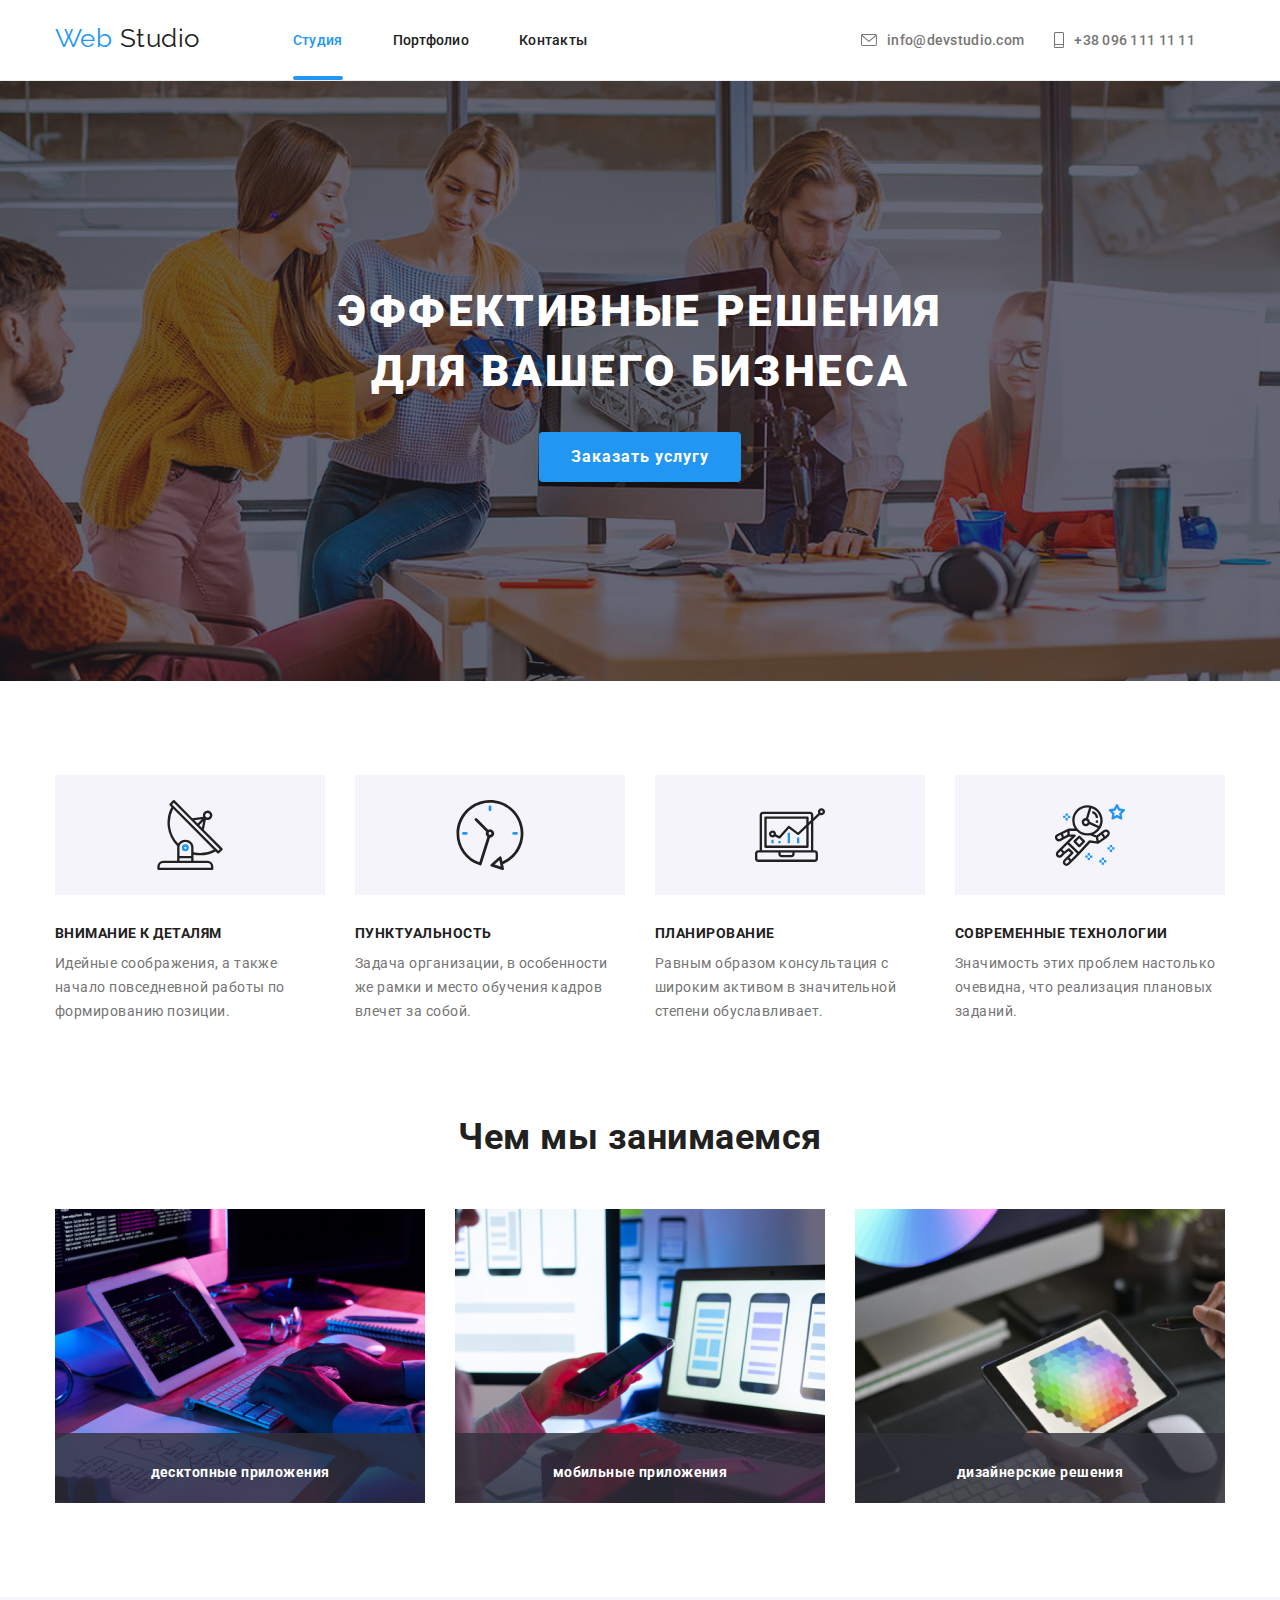
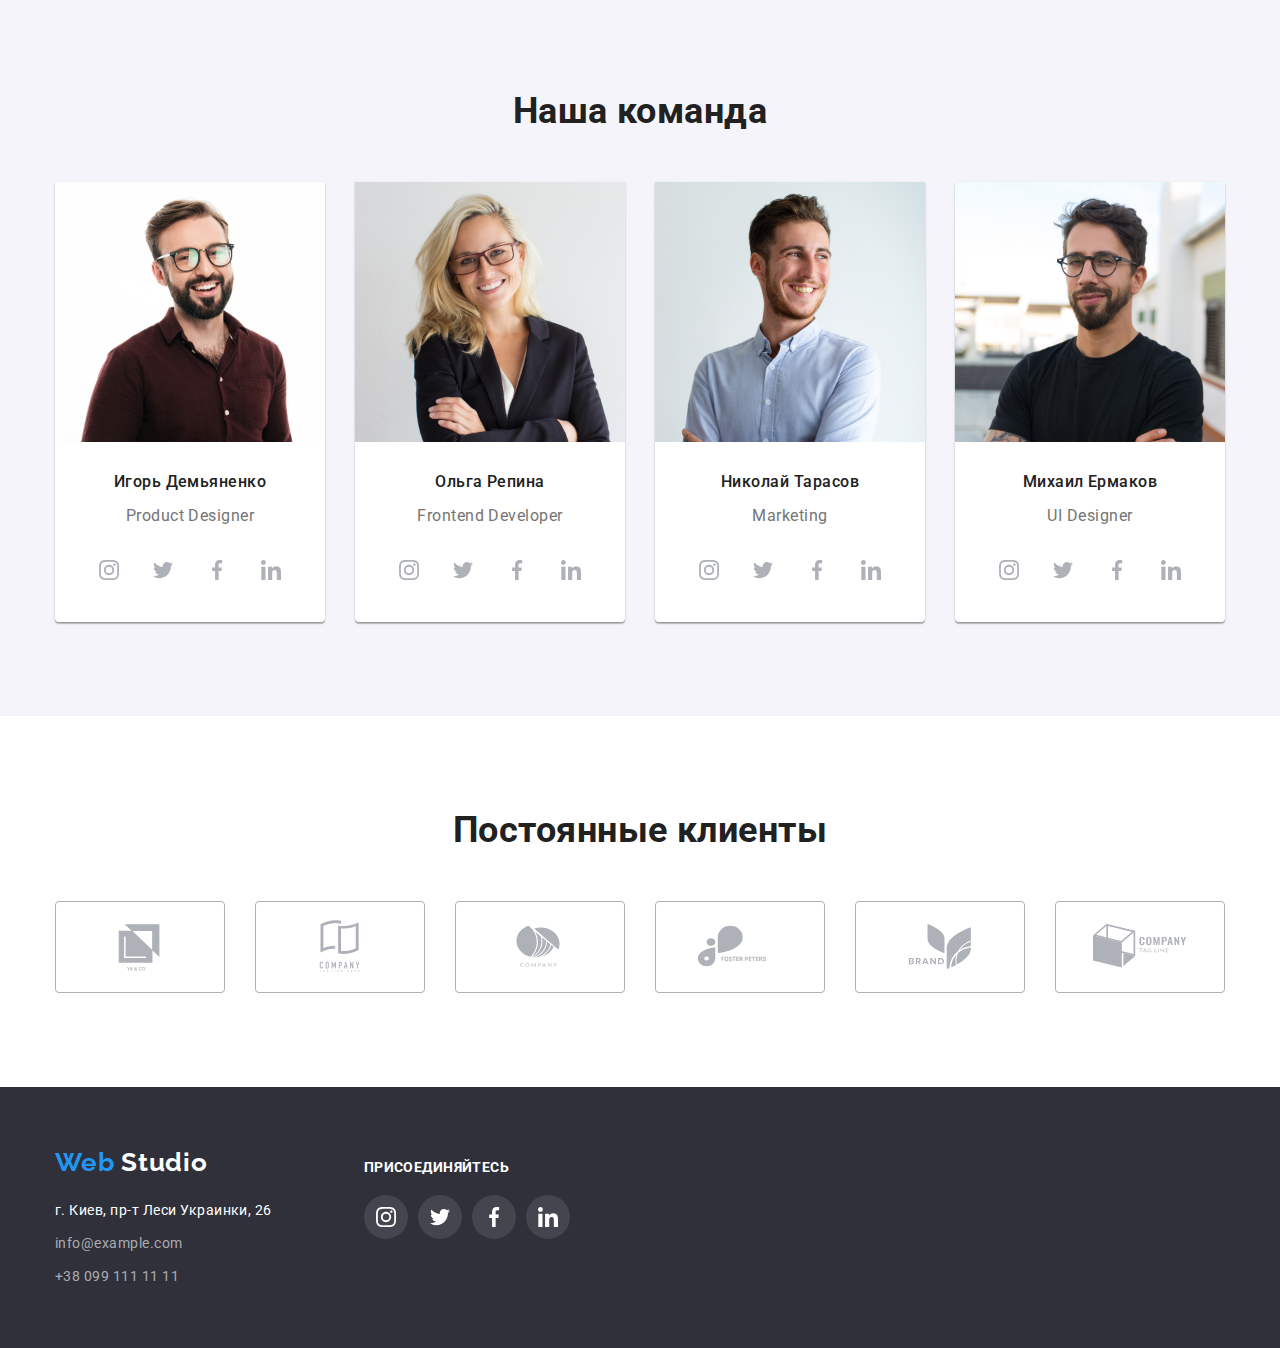
<file: index.html>
<!DOCTYPE html>
<html lang="ru">
	<head>
		<meta charset="UTF-8" />
		<meta http-equiv="X-UA-Compatible" content="IE=edge" />
		<meta name="viewport" content="width=device-width, initial-scale=1.0" />
		<title>Студия</title>
		<link
			href="https://fonts.googleapis.com/css2?family=Raleway:wght@700&family=Roboto:wght@400;500;700;900&display=swap"
			rel="stylesheet"
		/>
		<link
			rel="stylesheet"
			href="https://cdnjs.cloudflare.com/ajax/libs/modern-normalize/1.1.0/modern-normalize.min.css"
		/>
		<!-- Animate.css start -->
		<link rel="stylesheet" href="https://cdnjs.cloudflare.com/ajax/libs/animate.css/4.1.1/animate.min.css" />
		<!-- Animate.css end -->

		<link rel="stylesheet" href="./css/styles.css" />
	</head>

	<body>
		<!--header-->

		<header class="page-header">
			<div class="container main-nav">
				<nav class="header-nav">
					<a href="./index.html" class="logo">
						Web
						<span class="second">Studio</span>
					</a>
					<ul class="site-nav list">
						<li class="item"><a href="./index.html" class="link current">Студия</a></li>
						<li class="item"><a href="./portfolio.html" class="link">Портфолио</a></li>
						<li class="item"><a href="" class="link">Контакты</a></li>
					</ul>
				</nav>

				<ul class="auth-nav list">
					<li class="item">
						<a class="auth-nav-link link" href="mailto:info@devstudio.com">
							<svg class="auth-nav-icon" width="16" height="12">
								<use href="./images/icons.svg#icon-post-mail"></use>
							</svg>
							info@devstudio.com
						</a>
					</li>

					<li class="item">
						<a class="auth-nav-link link" href="tel:+380961111111">
							<svg class="auth-nav-icon" width="10" height="16">
								<use href="./images/icons.svg#icon-telephone"></use>
							</svg>

							+38 096 111 11 11
						</a>
					</li>
				</ul>
			</div>
		</header>
		<main>
			<!--Герой-->

			<div class="hero overlay">
				<section>
					<div class="conteiner">
						<h1 class="title">
							Эффективные решения
							<br />
							для вашего бизнеса
						</h1>
						<button data-modal-open type="button" class="button primary">Заказать услугу</button>
					</div>
				</section>
				<!-- Модальное окно -->

				<div class="backdrop is-hidden" data-modal>
					<div class="modal">
						<button data-modal-close class="close">
							<svg class="button-close" width="18" height="18">
								<use href="./images/icons.svg#icon-icon-close"></use>
							</svg>
						</button>
					</div>
				</div>
			</div>

			<!--Преимущества-->

			<section class="section no-padding">
				<div class="container">
					<h2 class="visually-hidden">Преимущества</h2>
					<ul class="feature-list list">
						<li class="item">
							<div class="feature-list-icon">
								<svg class="feature-icon" width="70" height="70">
									<use href="./images/icons.svg#icon-antenna"></use>
								</svg>
							</div>
							<h3 class="title">Внимание к деталям</h3>
							<p class="text">Идейные соображения, а также начало повседневной работы по формированию позиции.</p>
						</li>
						<li class="item">
							<div class="feature-list-icon">
								<svg class="feature-icon" width="70" height="70">
									<use href="./images/icons.svg#icon-clock"></use>
								</svg>
							</div>
							<h3 class="title">Пунктуальность</h3>
							<p class="text">Задача организации, в особенности же рамки и место обучения кадров влечет за собой.</p>
						</li>
						<li class="item">
							<div class="feature-list-icon">
								<svg class="feature-icon" width="70" height="70">
									<use href="./images/icons.svg#icon-diagram"></use>
								</svg>
							</div>
							<h3 class="title">Планирование</h3>
							<p class="text">Равным образом консультация с широким активом в значительной степени обуславливает.</p>
						</li>
						<li class="item">
							<div class="feature-list-icon">
								<svg class="feature-icon" width="70" height="70">
									<use href="./images/icons.svg#icon-astronaut"></use>
								</svg>
							</div>
							<h3 class="title">Современные технологии</h3>
							<p class="text">Значимость этих проблем настолько очевидна, что реализация плановых заданий.</p>
						</li>
					</ul>
				</div>
			</section>

			<!--Чем мы занимаемся!-->

			<section class="section no-padding work">
				<div class="container">
					<h2 class="caption">Чем мы занимаемся</h2>
					<ul class="caption-list list">
						<li class="caption-img">
							<img src="./images/img-01.jpg" alt="компьютер" width="370" height="294" />
							<h3 class="text-list-work">десктопные приложения</h3>
						</li>
						<li class="caption-img">
							<img src="./images/img-02.jpg" alt="телефон" width="370" height="294" />
							<h3 class="text-list-work">мобильные приложения</h3>
						</li>
						<li class="caption-img">
							<img src="./images/img-03.jpg" alt="планшет" width="370" height="294" />
							<h3 class="text-list-work">дизайнерские решения</h3>
						</li>
					</ul>
				</div>
			</section>

			<!-- Наша команда-->

			<section class="section team no-padding">
				<div class="container">
					<h2 class="caption">Наша команда</h2>
					<ul class="team list">
						<li class="team-worker">
							<img class="team-img" src="./images/Stuff/image-01.jpg" alt="Игорь Демьяненко" width="270" height="260" />
							<div class="team-container">
								<h3 class="title">Игорь Демьяненко</h3>
								<p lang="en" class="text">Product Designer</p>

								<ul class="social-icon list">
									<li class="list-social-icon">
										<a
											class="social-media-link link"
											href=""
											target="_blank"
											rel="noopener noreferrer"
											aria-label="instagram"
										>
											<svg class="team-social-icon" width="20" height="20">
												<use class="letter" href="./images/icons.svg#icon-instagram"></use>
											</svg>
										</a>
									</li>
									<li class="list-social-icon">
										<a
											class="social-media-link link"
											href=""
											target="_blank"
											rel="noopener noreferrer"
											aria-label="twitter"
										>
											<svg class="team-social-icon" width="20" height="20">
												<use href="./images/icons.svg#icon-twitter"></use>
											</svg>
										</a>
									</li>
									<li class="list-social-icon">
										<a
											class="social-media-link link"
											href=""
											target="_blank"
											rel="noopener noreferrer"
											aria-label="facebook"
										>
											<svg class="team-social-icon" width="20" height="20">
												<use href="./images/icons.svg#icon-facebook"></use>
											</svg>
										</a>
									</li>
									<li class="list-social-icon">
										<a
											class="social-media-link link"
											href=""
											target="_blank"
											rel="noopener noreferrer"
											aria-label="linkedin"
										>
											<svg class="team-social-icon" width="20" height="20">
												<use href="./images/icons.svg#icon-linkedin"></use>
											</svg>
										</a>
									</li>
								</ul>
							</div>
						</li>
						<li class="team-worker">
							<img class="team-img" src="./images/Stuff/image-02.jpg" alt="Ольга Репина" width="270" height="260" />
							<div class="team-container">
								<h3 class="title">Ольга Репина</h3>
								<p lang="en" class="text">Frontend Developer</p>

								<ul class="social-icon list">
									<li class="list-social-icon">
										<a
											class="social-media-link link"
											href=""
											target="_blank"
											rel="noopener noreferrer"
											aria-label="instagram"
										>
											<svg class="team-social-icon" width="20" height="20">
												<use href="./images/icons.svg#icon-instagram"></use>
											</svg>
										</a>
									</li>
									<li class="list-social-icon">
										<a
											class="social-media-link link"
											href=""
											target="_blank"
											rel="noopener noreferrer"
											aria-label="twitter"
										>
											<svg class="team-social-icon" width="20" height="20">
												<use href="./images/icons.svg#icon-twitter"></use>
											</svg>
										</a>
									</li>
									<li class="list-social-icon">
										<a
											class="social-media-link link"
											href=""
											target="_blank"
											rel="noopener noreferrer"
											aria-label="facebook"
										>
											<svg class="team-social-icon" width="20" height="20">
												<use href="./images/icons.svg#icon-facebook"></use>
											</svg>
										</a>
									</li>
									<li class="list-social-icon">
										<a
											class="social-media-link link"
											href=""
											target="_blank"
											rel="noopener noreferrer"
											aria-label="linkedin"
										>
											<svg class="team-social-icon" width="20" height="20">
												<use href="./images/icons.svg#icon-linkedin"></use>
											</svg>
										</a>
									</li>
								</ul>
							</div>
						</li>
						<li class="team-worker">
							<img class="team-img" src="./images/Stuff/image-03.jpg" alt="Николай Тарасов" width="270" height="260" />
							<div class="team-container">
								<h3 class="title">Николай Тарасов</h3>
								<p lang="en" class="text">Marketing</p>

								<ul class="social-icon list">
									<li class="list-social-icon">
										<a
											class="social-media-link link"
											href=""
											target="_blank"
											rel="noopener noreferrer"
											aria-label="instagram"
										>
											<svg class="team-social-icon" width="20" height="20">
												<use href="./images/icons.svg#icon-instagram"></use>
											</svg>
										</a>
									</li>
									<li class="list-social-icon">
										<a
											class="social-media-link link"
											href=""
											target="_blank"
											rel="noopener noreferrer"
											aria-label="twitter"
										>
											<svg class="team-social-icon" width="20" height="20">
												<use href="./images/icons.svg#icon-twitter"></use>
											</svg>
										</a>
									</li>
									<li class="list-social-icon">
										<a
											class="social-media-link link"
											href=""
											target="_blank"
											rel="noopener noreferrer"
											aria-label="facebook"
										>
											<svg class="team-social-icon" width="20" height="20">
												<use href="./images/icons.svg#icon-facebook"></use>
											</svg>
										</a>
									</li>
									<li class="list-social-icon">
										<a
											class="social-media-link link"
											href=""
											target="_blank"
											rel="noopener noreferrer"
											aria-label="linkedin"
										>
											<svg class="team-social-icon" width="20" height="20">
												<use href="./images/icons.svg#icon-linkedin"></use>
											</svg>
										</a>
									</li>
								</ul>
							</div>
						</li>
						<li class="team-worker">
							<img class="team-img" src="./images/Stuff/image-04.jpg" alt="Михаил Ермаков" width="270" height="260" />
							<div class="team-container">
								<h3 class="title">Михаил Ермаков</h3>
								<p lang="en" class="text">UI Designer</p>

								<ul class="social-icon list">
									<li class="list-social-icon">
										<a
											class="social-media-link link"
											href=""
											target="_blank"
											rel="noopener noreferrer"
											aria-label="instagram"
										>
											<svg class="team-social-icon" width="20" height="20">
												<use href="./images/icons.svg#icon-instagram"></use>
											</svg>
										</a>
									</li>
									<li class="list-social-icon">
										<a
											class="social-media-link link"
											href=""
											target="_blank"
											rel="noopener noreferrer"
											aria-label="twitter"
										>
											<svg class="team-social-icon" width="20" height="20">
												<use href="./images/icons.svg#icon-twitter"></use>
											</svg>
										</a>
									</li>
									<li class="list-social-icon">
										<a
											class="social-media-link link"
											href=""
											target="_blank"
											rel="noopener noreferrer"
											aria-label="facebook"
										>
											<svg class="team-social-icon" width="20" height="20">
												<use href="./images/icons.svg#icon-facebook"></use>
											</svg>
										</a>
									</li>
									<li class="list-social-icon">
										<a
											class="social-media-link link"
											href=""
											target="_blank"
											rel="noopener noreferrer"
											aria-label="linkedin"
										>
											<svg class="team-social-icon" width="20" height="20">
												<use href="./images/icons.svg#icon-linkedin"></use>
											</svg>
										</a>
									</li>
								</ul>
							</div>
						</li>
					</ul>
				</div>
			</section>

			<!--Постоянные партнеры -->

			<section class="section no-padding">
				<div class="container">
					<h2 class="caption">Постоянные клиенты</h2>
					<ul class="partner-list list">
						<li class="item">
							<a class="partner-link" href="">
								<svg class="partner-icon" width="106" height="60">
									<use class="group" href="./images/icons.svg#icon-yako"></use>
								</svg>
							</a>
						</li>
						<li class="item">
							<a class="partner-link" href="">
								<svg class="partner-icon" width="106" height="60">
									<use href="./images/icons.svg#icon-tagline-company"></use>
								</svg>
							</a>
						</li>
						<li class="item">
							<a class="partner-link" href="">
								<svg class="partner-icon" width="106" height="60">
									<use href="./images/icons.svg#icon-company"></use>
								</svg>
							</a>
						</li>
						<li class="item">
							<a class="partner-link" href="">
								<svg class="partner-icon" width="106" height="60">
									<use href="./images/icons.svg#icon-foster-peters"></use>
								</svg>
							</a>
						</li>
						<li class="item">
							<a class="partner-link" href="">
								<svg class="partner-icon" width="106" height="60">
									<use href="./images/icons.svg#icon-brand"></use>
								</svg>
							</a>
						</li>
						<li class="item">
							<a class="partner-link" href="">
								<svg class="partner-icon" width="106" height="60">
									<use href="./images/icons.svg#icon-company-tagline"></use>
								</svg>
							</a>
						</li>
					</ul>
				</div>
			</section>
		</main>

		<!--footer-->

		<footer class="footer">
			<div class="container">
				<div class="footer-adress">
					<a href="./index.html" class="logo">
						Web
						<span class="secondary">Studio</span>
					</a>
					<address class="address">
						<ul class="contact list">
							<li class="item item-map">
								<a
									href="https://goo.gl/maps/piqngm7oDQpEDh6u6"
									target="_blank"
									rel="noopener nofollow noreferrer"
									class="link"
								>
									г. Киев, пр-т Леси Украинки, 26
								</a>
							</li>
							<li class="item"><a href="mailto:info@example.com" class="info">info@example.com</a></li>
							<li class="item"><a href="tel:+380991111111" class="info">+38 099 111 11 11</a></li>
						</ul>
					</address>
				</div>

				<div class="footer-social">
					<h2 class="caption">присоединяйтесь</h2>
					<ul class="social-icon list">
						<li class="list-social-icon">
							<a class="link" href="" target="_blank" rel="noopener noreferrer" aria-label="instagram"></a>
							<svg class="team-social-icon" width="20" height="20">
								<use href="./images/symbol-defs.svg#icon-instagram"></use>
							</svg>
						</li>
						<li class="list-social-icon">
							<a class="link" href="" target="_blank" rel="noopener noreferrer" aria-label="twitter"></a>
							<svg class="team-social-icon" width="20" height="20">
								<use href="./images/symbol-defs.svg#icon-twitter"></use>
							</svg>
						</li>
						<li class="list-social-icon">
							<a class="link" href="" target="_blank" rel="noopener noreferrer" aria-label="facebook"></a>
							<svg class="team-social-icon" width="20" height="20">
								<use href="./images/symbol-defs.svg#icon-facebook"></use>
							</svg>
						</li>
						<li class="list-social-icon">
							<a class="link" href="" target="_blank" rel="noopener noreferrer" aria-label="linkedin"></a>
							<svg class="team-social-icon" width="20" height="20">
								<use href="./images/symbol-defs.svg#icon-linkedin"></use>
							</svg>
						</li>
					</ul>
				</div>
			</div>
		</footer>
		<script src="./js/modal.js"></script>
	</body>
</html>
</file>
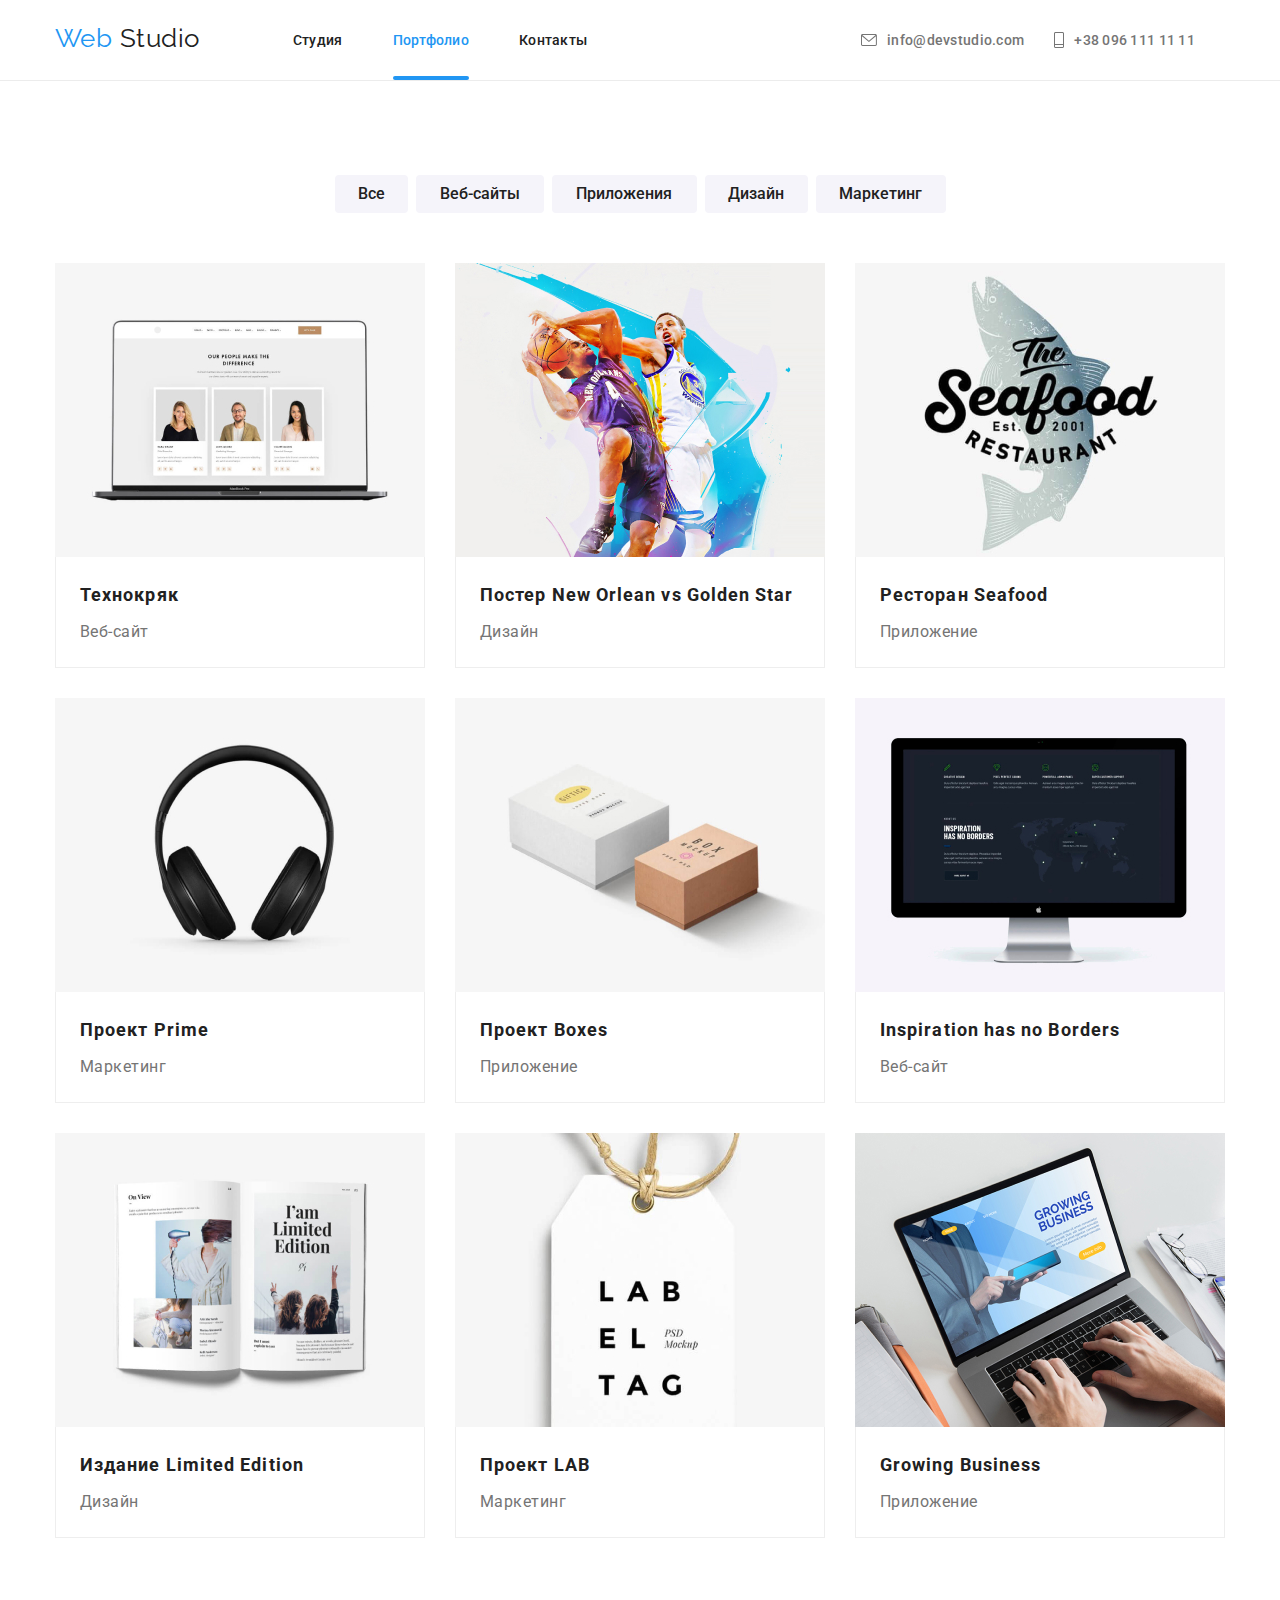
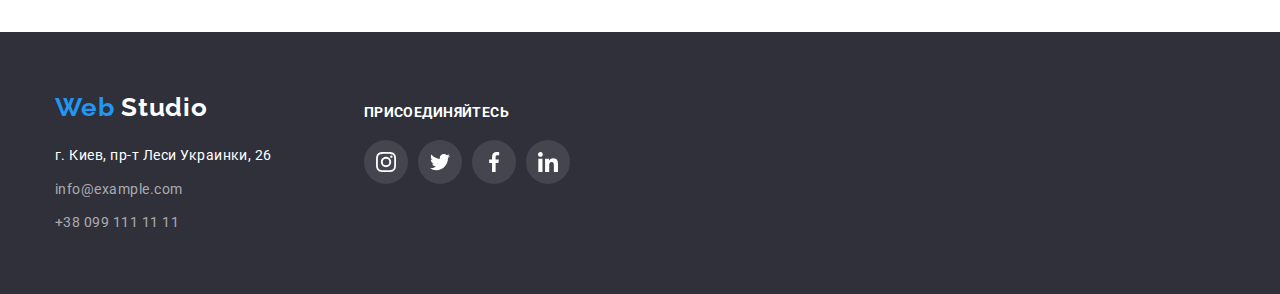
<file: portfolio.html>
<!DOCTYPE html>
<html lang="ru">
	<head>
		<meta charset="UTF-8" />
		<meta http-equiv="X-UA-Compatible" content="IE=edge" />
		<meta name="viewport" content="width=device-width, initial-scale=1.0" />
		<title>Студия</title>
		<link
			href="https://fonts.googleapis.com/css2?family=Raleway:wght@700&family=Roboto:wght@400;500;700;900&display=swap"
			rel="stylesheet"
		/>
		<link
			rel="stylesheet"
			href="https://cdnjs.cloudflare.com/ajax/libs/modern-normalize/1.1.0/modern-normalize.min.css"
		/>
		<link rel="stylesheet" href="./css/styles.css" />
	</head>

	<body>
		<!--header-->

		<header class="page-header">
			<div class="container main-nav">
				<nav class="header-nav">
					<a href="./index.html" class="logo">
						Web
						<span class="second">Studio</span>
					</a>
					<ul class="site-nav list">
						<li class="item"><a href="./index.html" class="link">Студия</a></li>
						<li class="item"><a href="./portfolio.html" class="link current">Портфолио</a></li>
						<li class="item"><a href="" class="link">Контакты</a></li>
					</ul>
				</nav>

				<ul class="auth-nav list">
					<li class="item">
						<a class="auth-nav-link link" href="mailto:info@devstudio.com">
							<svg class="auth-nav-icon" width="16" height="12">
								<use href="./images/icons.svg#icon-post-mail"></use>
							</svg>
							info@devstudio.com
						</a>
					</li>

					<li class="item">
						<a class="auth-nav-link link" href="tel:+380961111111">
							<svg class="auth-nav-icon" width="10" height="16">
								<use href="./images/icons.svg#icon-telephone"></use>
							</svg>

							+38 096 111 11 11
						</a>
					</li>
				</ul>
			</div>
		</header>
		<main>
			<!--Портфолио-->

			<section class="section no-padding">
				<div class="container">
					<h1 class="visually-hidden">Портофолио</h1>
					<ul class="list filter">
						<li class="item"><button type="button" class="button secondary all">Все</button></li>
						<li class="item"><button type="button" class="button secondary veb">Веб-сайты</button></li>
						<li class="item"><button type="button" class="button secondary app">Приложения</button></li>
						<li class="item"><button type="button" class="button secondary des">Дизайн</button></li>
						<li class="item"><button type="button" class="button secondary mark">Маркетинг</button></li>
					</ul>

					<ul class="projects link list">
						<li class="projects-element">
							<a href="" class="link-elements">
								<div class="projects-overlay">
									<img src="./images/Portfolio-img/img-01.jpg" alt="Экран ноутбука" width="370" height="294" />
									<p class="projects-text">
										Ресурс предлагает комплексные предложения с разным уровнем функционала и сервисов. Все это позволит
										посетителю получить исчерпывающие сведения
										<br />
										о компании или частном лице.
									</p>
								</div>
								<div class="projects-box">
									<h2 class="title">Технокряк</h2>
									<p class="text">Веб-сайт</p>
								</div>
							</a>
						</li>
						<li class="projects-element">
							<a href="" class="link-elements">
								<div class="projects-overlay">
									<img src="./images/Portfolio-img/img-02.jpg" alt="Два баскетболиста" width="370" height="294" />
									<p class="projects-text">
										Ресурс предлагает комплексные предложения с разным уровнем функционала и сервисов. Все это позволит
										посетителю получить исчерпывающие сведения
										<br />
										о компании или частном лице.
									</p>
								</div>
								<div class="projects-box">
									<h2 class="title">Постер New Orlean vs Golden Star</h2>
									<p class="text">Дизайн</p>
								</div>
							</a>
						</li>
						<li class="projects-element">
							<a href="" class="link-elements">
								<div class="projects-overlay">
									<img src="./images/Portfolio-img/img-03.jpg" alt="Рыба" width="370" height="294" />
									<p class="projects-text">
										Ресурс предлагает комплексные предложения с разным уровнем функционала и сервисов. Все это позволит
										посетителю получить исчерпывающие сведения
										<br />
										о компании или частном лице.
									</p>
								</div>
								<div class="projects-box">
									<h2 class="title">Ресторан Seafood</h2>
									<p class="text">Приложение</p>
								</div>
							</a>
						</li>
						<li class="projects-element">
							<a href="" class="link-elements">
								<div class="projects-overlay">
									<img src="./images/Portfolio-img/img-04.jpg" alt="Наушники" width="370" height="294" />
									<p class="projects-text">
										Ресурс предлагает комплексные предложения с разным уровнем функционала и сервисов. Все это позволит
										посетителю получить исчерпывающие сведения
										<br />
										о компании или частном лице.
									</p>
								</div>
								<div class="projects-box">
									<h2 class="title">Проект Prime</h2>
									<p class="text">Маркетинг</p>
								</div>
							</a>
						</li>
						<li class="projects-element">
							<a href="" class="link-elements">
								<div class="projects-overlay">
									<img src="./images/Portfolio-img/img-05.jpg" alt="Две коробочки" width="370" height="294" />
									<p class="projects-text">
										Ресурс предлагает комплексные предложения с разным уровнем функционала и сервисов. Все это позволит
										посетителю получить исчерпывающие сведения
										<br />
										о компании или частном лице.
									</p>
								</div>
								<div class="projects-box">
									<h2 class="title">Проект Boxes</h2>
									<p class="text">Приложение</p>
								</div>
							</a>
						</li>
						<li class="projects-element">
							<a href="" class="link-elements">
								<div class="projects-overlay">
									<img src="./images/Portfolio-img/img-06.jpg" alt="Монитор компьютера" width="370" height="294" />
									<p class="projects-text">
										Ресурс предлагает комплексные предложения с разным уровнем функционала и сервисов. Все это позволит
										посетителю получить исчерпывающие сведения
										<br />
										о компании или частном лице.
									</p>
								</div>
								<div class="projects-box">
									<h2 lang="en" class="title">Inspiration has no Borders</h2>
									<p class="text">Веб-сайт</p>
								</div>
							</a>
						</li>
						<li class="projects-element">
							<a href="" class="link-elements">
								<div class="projects-overlay">
									<img src="./images/Portfolio-img/img-07.jpg" alt="Раскрытая книга" width="370" height="294" />
									<p class="projects-text">
										Ресурс предлагает комплексные предложения с разным уровнем функционала и сервисов. Все это позволит
										посетителю получить исчерпывающие сведения
										<br />
										о компании или частном лице.
									</p>
								</div>
								<div class="projects-box">
									<h2 class="title">Издание Limited Edition</h2>
									<p class="text">Дизайн</p>
								</div>
							</a>
						</li>
						<li class="projects-element">
							<a href="" class="link-elements">
								<div class="projects-overlay">
									<img src="./images/Portfolio-img/img-08.jpg" alt="Этикетка" width="370" height="294" />
									<p class="projects-text">
										Ресурс предлагает комплексные предложения с разным уровнем функционала и сервисов. Все это позволит
										посетителю получить исчерпывающие сведения
										<br />
										о компании или частном лице.
									</p>
								</div>
								<div class="projects-box">
									<h2 class="title">Проект LAB</h2>
									<p class="text">Маркетинг</p>
								</div>
							</a>
						</li>
						<li class="projects-element">
							<a href="" class="link-elements">
								<div class="projects-overlay">
									<img src="./images/Portfolio-img/img-09.jpg" alt="Ноутбук" width="370" height="294" />
									<p class="projects-text">
										Ресурс предлагает комплексные предложения с разным уровнем функционала и сервисов. Все это позволит
										посетителю получить исчерпывающие сведения
										<br />
										о компании или частном лице.
									</p>
								</div>
								<div class="projects-box">
									<h2 lang="en" class="title">Growing Business</h2>
									<p class="text">Приложение</p>
								</div>
							</a>
						</li>
					</ul>
				</div>
			</section>
		</main>

		<!--Футер-->

		<footer class="footer">
			<div class="container">
				<div class="footer-adress">
					<a href="./index.html" class="logo">
						Web
						<span class="secondary">Studio</span>
					</a>
					<address class="address">
						<ul class="contact list">
							<li class="item item-map">
								<a
									href="https://goo.gl/maps/piqngm7oDQpEDh6u6"
									target="_blank"
									rel="noopener nofollow noreferrer"
									class="link"
								>
									г. Киев, пр-т Леси Украинки, 26
								</a>
							</li>
							<li class="item"><a href="mailto:info@example.com" class="info">info@example.com</a></li>
							<li class="item"><a href="tel:+380991111111" class="info">+38 099 111 11 11</a></li>
						</ul>
					</address>
				</div>

				<div class="footer-social">
					<h2 class="caption">присоединяйтесь</h2>
					<ul class="social-icon list">
						<li class="list-social-icon">
							<a class="link" href="" target="_blank" rel="noopener noreferrer" aria-label="instagram"></a>
							<svg class="team-social-icon" width="20" height="20">
								<use href="./images/symbol-defs.svg#icon-instagram"></use>
							</svg>
						</li>
						<li class="list-social-icon">
							<a class="link" href="" target="_blank" rel="noopener noreferrer" aria-label="twitter"></a>
							<svg class="team-social-icon" width="20" height="20">
								<use href="./images/symbol-defs.svg#icon-twitter"></use>
							</svg>
						</li>
						<li class="list-social-icon">
							<a class="link" href="" target="_blank" rel="noopener noreferrer" aria-label="facebook"></a>
							<svg class="team-social-icon" width="20" height="20">
								<use href="./images/symbol-defs.svg#icon-facebook"></use>
							</svg>
						</li>
						<li class="list-social-icon">
							<a class="link" href="" target="_blank" rel="noopener noreferrer" aria-label="linkedin"></a>
							<svg class="team-social-icon" width="20" height="20">
								<use href="./images/symbol-defs.svg#icon-linkedin"></use>
							</svg>
						</li>
					</ul>
				</div>
			</div>
		</footer>
		<script src="./js/modal.js"></script>
	</body>
</html>
</file>
<file: css/styles.css>
/* цвет основного текста #212121 */
/* вторичный цвет текста #757575 */
/* цвет основного фона  #FFFFFF */
/* акцент 2196F3 */
/* вторичный цвет фона 2F303A */

:root {
    --primary-text-color: #212121;
    --title-text-color: #757575;
    --accent-color: #2196F3;
    --primary-white-color: #FFFFFF;
    --secondary-bg-gray-color: #2F303A;
    --secondary-dg-but-color: #F5F4FA;
    --animation-transition: 250ms cubic-bezier(0.4, 0, 0.2, 1);
    --svg-icon-color-gray: #AFB1B8;
}

body {
    background-color: var(--primary-white-color);
    color: var(--primary-text-color);

    font-family: Roboto, sans-serif;
    letter-spacing: 0.03em
}

img {
    display: block;
    max-width: 100%;
    height: auto;
}

.visually-hidden {
    position: absolute;
    white-space: nowrap;
    width: 1px;
    height: 1px;
    overflow: hidden;
    border: 0;
    padding: 0;
    clip: rect(0 0 0 0);
    clip-path: inset(50%);
    margin: -1px;
}

/*  Основные Утилиты */

.container {
    margin-left: auto;
    margin-right: auto;
    width: 1200px;
    padding-left: 15px;
    padding-right: 15px;

    margin-top: 0 auto;
}



.list {
    list-style: none;
    margin: 0;
    padding: 0;
}



/* Стили для html */



/* header  Site nav */



.logo {
    padding-top: 24px;
    padding-bottom: 25px;

    color: var(--accent-color);

    font-family: Raleway, sans-serif;
    font-size: 26px;
    line-height: 1.2x;
    text-decoration: none;

    color: var(--accent-color);

}

.logo .second {
    color: var(--primary-text-color);
}

.main-nav {
    display: flex;

}



.page-header {
    border-bottom: 1px solid #ECECEC;

}

.header-nav {
    display: flex;

}

.site-nav {
    display: flex;
    margin-left: 93px;

}

.site-nav .item {
    margin-right: 50px;
}

.site-nav .item:last-child {
    margin-right: 0;
}


.site-nav .link {
    display: block;
    padding-top: 32px;
    padding-bottom: 32px;

    color: var(--primary-text-color);

    font-weight: 500;
    font-size: 14px;
    line-height: 1.15;
    letter-spacing: 0.02em;
    text-decoration: none;

    transition: color var(--animation-transition);

}

.site-nav .link:hover,
.site-nav .link:focus {
    color: var(--accent-color);
}

.site-nav .link.current {
    color: var(--accent-color);
}


.item {
    position: relative;
}


.link.current::after {
position: absolute;
content: '';
display: block;
left: 0;
bottom: 0;

width: 100%;
height: 4px;

background-color: var(--accent-color);
border-radius: 2px;

}




.auth-nav {
    display: flex;
    margin-left: auto;


}

/* Иконки навигации */


.auth-nav-link {
    display: flex;
    padding-top: 32px;
    padding-bottom: 32px;

    margin-right: 30px;

    color: var(--title-text-color);

    font-weight: 500;
    font-size: 14px;
    line-height: 1.15;
    letter-spacing: 0.02em;
    text-decoration: none;

    text-align: center;
    justify-content: center;
    align-items: center;

    transition: color var(--animation-transition);

}




.auth-nav-icon {
    margin-right: 10px;
    fill: currentColor;

}



.auth-nav-link:hover,
.auth-nav-link:focus {
    color: var(--accent-color);
}





/* Герой */




.hero {

    padding-top: 200px;
    padding-bottom: 200px;

    color: var(--primary-white-color);
    background-color: var(--secondary-bg-gray-color);

    left: 0px;
    top: 80px;
    text-align: center;
    display: block;


}

.overlay {
    max-width: 1600px;
    height: 600px;
    margin-left: auto;
    margin-right: auto;
    background-image: linear-gradient(to right, rgba(47, 48, 58, 0.4), rgba(47, 48, 58, 0.4)), url("../images/Img\ bg\ 1.png");
    background-repeat: no-repeat;
    background-position: center;
    background-size: cover;

}




.hero .title {
    margin-bottom: 30px;
    margin-top: 0;

    text-transform: uppercase;
    font-weight: 900;
    font-size: 44px;
    line-height: 1.37;
    letter-spacing: 0.06em;
    text-align: center;

}

/* button */


.button {
    text-align: center;
    border-radius: 4px;
    display: inline-block;
    border: transparent;
    justify-content: center;

    color: var(--primary-white-color);
    background-color: var(--accent-color);

    cursor: pointer;
    border: none;
}

.button.primary {
    padding: 10px 32px;

    min-width: 200px;
    cursor: pointer;
    font-weight: 700;
    font-size: 16px;
    line-height: 1.88;
    letter-spacing: 0.06em;
    border: none;

    box-shadow: 0px 4px 4px rgba(0, 0, 0, 0.15);
    transition: background-color var(--animation-transition);
}

.button.primary:hover,
.button.primary:focus {
    background-color: var(--accent-color);
}



/* Преимущества feature-list
section no-padding*/

.feature-list {
    display: flex;
    flex-wrap: wrap;
    padding-left: 0;
}

.feature-list-icon {
    display: flex;
    height: 120px;
    justify-content: center;

    text-align: center;
    align-items: center;

    background-color: #F5F4FA;

    margin-bottom: 30px;
}

.feature-list .item {
    width: 270px;

}

.feature-list .item:not(:last-child) {
    margin-right: 30px;

}

.feature-list .title {
    margin: 0;
    margin-bottom: 10px;

    color: var(--title-text---color);

    text-transform: uppercase;
    font-weight: 700;
    font-size: 14px;
    line-height: 1.15;
}

.feature-list .text {
    margin: 0;

    color: #757575;

    font-weight: 400;
    font-size: 14px;
    line-height: 1.72;

}




/* Чем мы занимаемся */


.section {

    padding-top: 94px;
    padding-bottom: 94px;

}

.section .no-padding {
    padding-top: 0;
    padding-bottom: 0;
}

.section.no-padding.work {
    padding-top: 0;
}

.section .caption {
    margin-top: 0;
    margin-bottom: 50px;

    color: var(--primary-text-color);

    font-weight: 700;
    font-size: 36px;
    line-height: 1, 17;
    text-align: center;


}


.caption-list {
    display: flex;
    
}


.caption-img:nth-child(2) {
    margin-right: 30px;
    margin-left: 30px;
    /* position: relative; */
}

/* Позиционирование - Чем мы занимаемся */

.caption-img {
    position: relative;

}
.text-list-work {
    position: absolute;
    bottom: 0;
    left: 50%;
    right: 50%;
    width: 100%;

    font-weight: 700;
    font-size: 14px;
    line-height: 1.14;
    text-align: center;
    letter-spacing: 0.03em;
   
    color: var(--primary-white-color);

    transform: translate(-50%, -50%);
}

.caption-img::before {
    display: flex;
    position: absolute;
    bottom: 0;
    content: "";
    width: 370px;
    height: 70px;
    
  
    background: rgba(47, 48, 58, 0.8);

}




/* Наша команда */

.section.team {
    background-color: var(--secondary-dg-but-color);
}

.team-container {
    padding-top: 30px;
    padding-bottom: 30px;
}

.section .team {
    display: flex;
}

.team .title {
    margin-bottom: 10px;
    margin-top: 0;

    color: var(--primary-text-color);

    font-weight: 500;
    font-size: 16px;
    line-height: 1.19;
    text-align: center;

}

.team .text {
    margin-top: 0;
    margin-bottom: 16px;

    color: var(--title-text-color);

    font-weight: 400;
    font-size: 16px;
    line-height: 1.9;
    text-align: center;

}


.team-worker:nth-child(-n+3) {
    margin-right: 30px;
}

.team-worker {
    background: var(--primary-white-color);
    box-shadow: 0px 1px 3px rgba(0, 0, 0, 0.12), 0px 1px 1px rgba(0, 0, 0, 0.14), 0px 2px 1px rgba(0, 0, 0, 0.2);
    border-radius: 0px 0px 4px 4px;
}




/* Соцсети Команды*/

.social-icon {
    display: flex;
    justify-content: center;
    align-items: center;
    text-align: center;
}

.list-social-icon:not(:last-child) {
    margin-right: 10px;
}

.social-media-link {
    display: flex;
    align-items: center;
    justify-content: center;
    width: 44px;
    height: 44px;
    color: #AFB1B8;
    border-radius: 50%;

    transition: color var(--animation-transition), background-color var(--animation-transition);
}


.social-media-link:hover,
.social-media-link:focus {
    color: #FFFFFF;
    background-color: var(--accent-color);
    transition: color var(--animation-transition), background-color var(--animation-transition);
}

.team-social-icon {
    fill: currentColor;
}






/*  Постоянные партнеры  */


.partner-list {
    display: flex;
    flex-wrap: wrap;
    padding-left: 0;

}

.partner-link {
    display: flex;
    text-align: center;
    justify-content: center;
    align-items: center;

    color: var(--svg-icon-color-gray);

    width: 170px;
    height: 92px;

    border: 1px solid #AFB1B8;
    border-radius: 4px;

    transition: color var(--animation-transition), border var(--animation-transition);
}


.partner-list .item:not(:last-child) {
    margin-right: 30px;

}

.partner-icon {
    fill: currentColor;
}

.partner-link:hover,
.partner-link:focus {
    color: var(--accent-color);
    border: 1px solid var(--accent-color);
}











/* footet */

.logo .secondary {

    margin-top: 60px;
    margin-bottom: 20px;

    color: var(--primary-white-color);

}

.footer {

    padding-top: 60px;
    padding-bottom: 60px;
    background-color: var(--secondary-bg-gray-color);

    display: flex;
}


.footer .logo {
    margin-top: 60px;
    margin-bottom: 20px;
    margin-right: 156px;
    font-weight: 700;
    font-size: 26px;
    line-height: 1.2;
    letter-spacing: 0.03em;
}

.address {
    margin-top: 20px;
}

.contact.list>.item:nth-child(n+2) {
    margin-top: 9px;

}

.address.item-map {
    color: var(--primary-white-color);

    font-weight: 400;
    font-size: 14px;
    line-height: 1.72;
    letter-spacing: 0.03em;

}

.contact .link {
    margin-bottom: 9px;

    color: var(--primary-white-color);

    text-decoration: none;
    font-weight: 400;
    font-size: 14px;
    line-height: 1.72;
    font-style: normal;

    transition: color var(--animation-transition);
}


.contact .link:hover,
.contact .link:focus {
    color: var(--accent-color);
}

.contact .info {
    margin-bottom: 9px;

    color: rgba(255, 255, 255, 0.6);

    text-decoration: none;
    font-weight: 400;
    font-size: 14px;
    line-height: 1.72;
    font-style: normal;

    transition: color var(--animation-transition);
}

.contact .info:hover,
.contact .info:focus {
    color: var(--accent-color);
}


.footer .container {
    display: flex;
}

.list-social-icon {
    fill: currentColor;

}

.footer-social .caption {
    display: flex;
    font-weight: 700;
    font-size: 14px;
    line-height: 16px;
    letter-spacing: 0.03em;
    text-transform: uppercase;

    margin-bottom: 20px;

    color: #FFFFFF;


}

.footer .social-icon {
    margin-left: 0;
    margin-right: 0;
    padding-left: 0;
    cursor: pointer;

}


.footer-social .list-social-icon {
    border-radius: 50%;
    background-color: rgba(255, 255, 255, 0.1);
    color: #FFFFFF;

    display: flex;
    text-align: center;
    justify-content: center;
    align-items: center;

    width: 44px;
    height: 44px;

    transition: background-color var(--animation-transition);
}


/* .list-social-icon .link {
    color: #AFB1B8;

} */

.footer-social .list-social-icon:hover,
.footer-social .list-social-icon:focus {
    background-color: var(--accent-color);

}




/* Стили для Портфолио */

/* Фильтр меню */

.button.secondary {

    display: flex;

    padding: 6px, 22px;
    margin-right: 0;

    color: var(--primary-text-color);
    background-color: var(--secondary-dg-but-color);

    font-family: Roboto, sans-serif;
    cursor: pointer;
    font-weight: 500;
    font-size: 16px;
    line-height: 1.63;
    text-align: center;
    align-items: center;

    transition: color var(--animation-transition), background-color var(--animation-transition), box-shadow var(--animation-transition);


}


.button.secondary:hover,
.button.secondary:focus {
    color: var(--primary-white-color);
    background-color: var(--accent-color);
    box-shadow: 0px 3px 1px rgba(0, 0, 0, 0.1), 0px 1px 2px rgba(0, 0, 0, 0.08), 0px 2px 2px rgba(0, 0, 0, 0.12);
}

.button.secondary.all {
    width: 73px;
    height: 38px;
    left: 510px;
    top: 162px;
}

.button.secondary.veb {
    width: 128px;
    height: 38px;
    left: 591px;
    top: 162px;
}

.button.secondary.app {
    width: 145px;
    height: 38px;
    left: 727px;
    top: 162px;
}

.button.secondary.des {
    width: 103px;
    height: 38px;
    left: 880px;
    top: 162px;
}

.button.secondary.mark {
    width: 130px;
    height: 38px;
    left: 991px;
    top: 162px;
}

.list.filter {
    display: flex;
    justify-content: center;
    margin-bottom: 50px;
}

.list.filter>.item:nth-child(n+2) {
    margin-left: 8px;
}


/* Элементы  */

.link-elements {
    display: block;
    text-decoration: none;

    transition: box-shadow var(--animation-transition);
}

.projects .title {
    margin-top: 0;
    margin-bottom: 4px;

    color: var(--primary-text-color);

    font-weight: 700;
    font-size: 18px;
    line-height: 2;
    letter-spacing: 0.06em;

}

.projects .text {
    margin-top: 0;
    margin-bottom: 0;

    color: var(--title-text-color);

    font-weight: 400;
    font-size: 16px;
    line-height: 1.88;

}

.link {
    text-decoration: none;
    display: flex;
}

.projects.link.list {
    display: flex;
    flex-wrap: wrap;
    padding-left: 0;
}


.projects-element {
    width: calc((100% - 60px) / 3);
    display: block;

    transition: box-shadow var(--animation-transition);

}

.projects-element:hover,
.projects-element:focus {
    background: #FFFFFF;

    box-shadow: 0px 1px 1px rgba(0, 0, 0, 0.12), 0px 4px 4px rgba(0, 0, 0, 0.06), 1px 4px 6px rgba(0, 0, 0, 0.16);

}

.projects-element:nth-child(-n + 6) {
    margin-bottom: 30px;

}

.projects-element:nth-child(3n+2) {
    margin-left: 30px;
    margin-right: 30px;
}



.projects-box {
    border: 1px solid #EEEEEE;
    padding: 20px 24px;
    border-top: none;

}

/* Overlay portfolio*/

.projects-overlay {
   
    position: relative;
    overflow: hidden;

}

.projects-text {
    position: absolute;

    display: block;
    align-items: center;
    justify-content: center;
    top: 0;
    left: 0;
    width: 100%;
    height: 100%;
    margin: 0;
    padding: 63px 24px;
    
    font-weight: 400;
    font-size: 18px;
    line-height: 1.55;
    letter-spacing: 0.03em;

    color: var(--primary-white-color);
    background-color: rgba(33, 150, 243, 0.9);

    transform: translateY(100%);
    transition: transform var(--animation-transition), opacity var(--animation-transition);

    opacity: 0;
}

.projects-element:hover .projects-text {
    opacity: 1;
    transform: translateY(0);
}


/* Modal window */

.backdrop {
    position: fixed;
    top: 0;
    left: 0;
    width: 100%;
    height: 100%;

    background-color: rgba(0, 0, 0, 0.2);

    /* opacity: 1;
    visibility: visible;
    pointer-events: initial; */

    transition: opacity var(--animation-transition), visibility var(--animation-transition);

    z-index: 2;
}

.backdrop.is-hidden {
    opacity: 0;
    pointer-events: none;
    visibility: hidden;

}

/* .backdrop.is-hidden .modal {
    transform: translate(-50%, -50%) scale(0.9); 
}  */


.modal {
    position: absolute;
    top: 50%;
    left: 50%;
    width: 528px;
    height: 581px;
    /* justify-content: center; */
    transform: translate(-50%, -50%);
    /* transform: translate(50%, -50%) scale(1); */
    border-radius: 4px;

    background-color: var(--primary-white-color);
    box-shadow: 0px 1px 3px rgba(0, 0, 0, 0.12),
        0px 1px 1px rgba(0, 0, 0, 0.14),
        0px 2px 1px rgba(0, 0, 0, 0.2);
     
    transition: transform var(--animation-transition);    

}

.button-close {
    width: 11px;
    height: 11px;

}

.close {
    position: absolute;
    display: flex;
    top: 8px;
    right: 8px;
    align-items: center;
    justify-content: center;
    width: 30px;
    height: 30px;
    border: 1px solid rgba(0, 0, 0, 0.1);
    border-radius: 50%;
    background: transparent;
    cursor: pointer;


}
</file>
